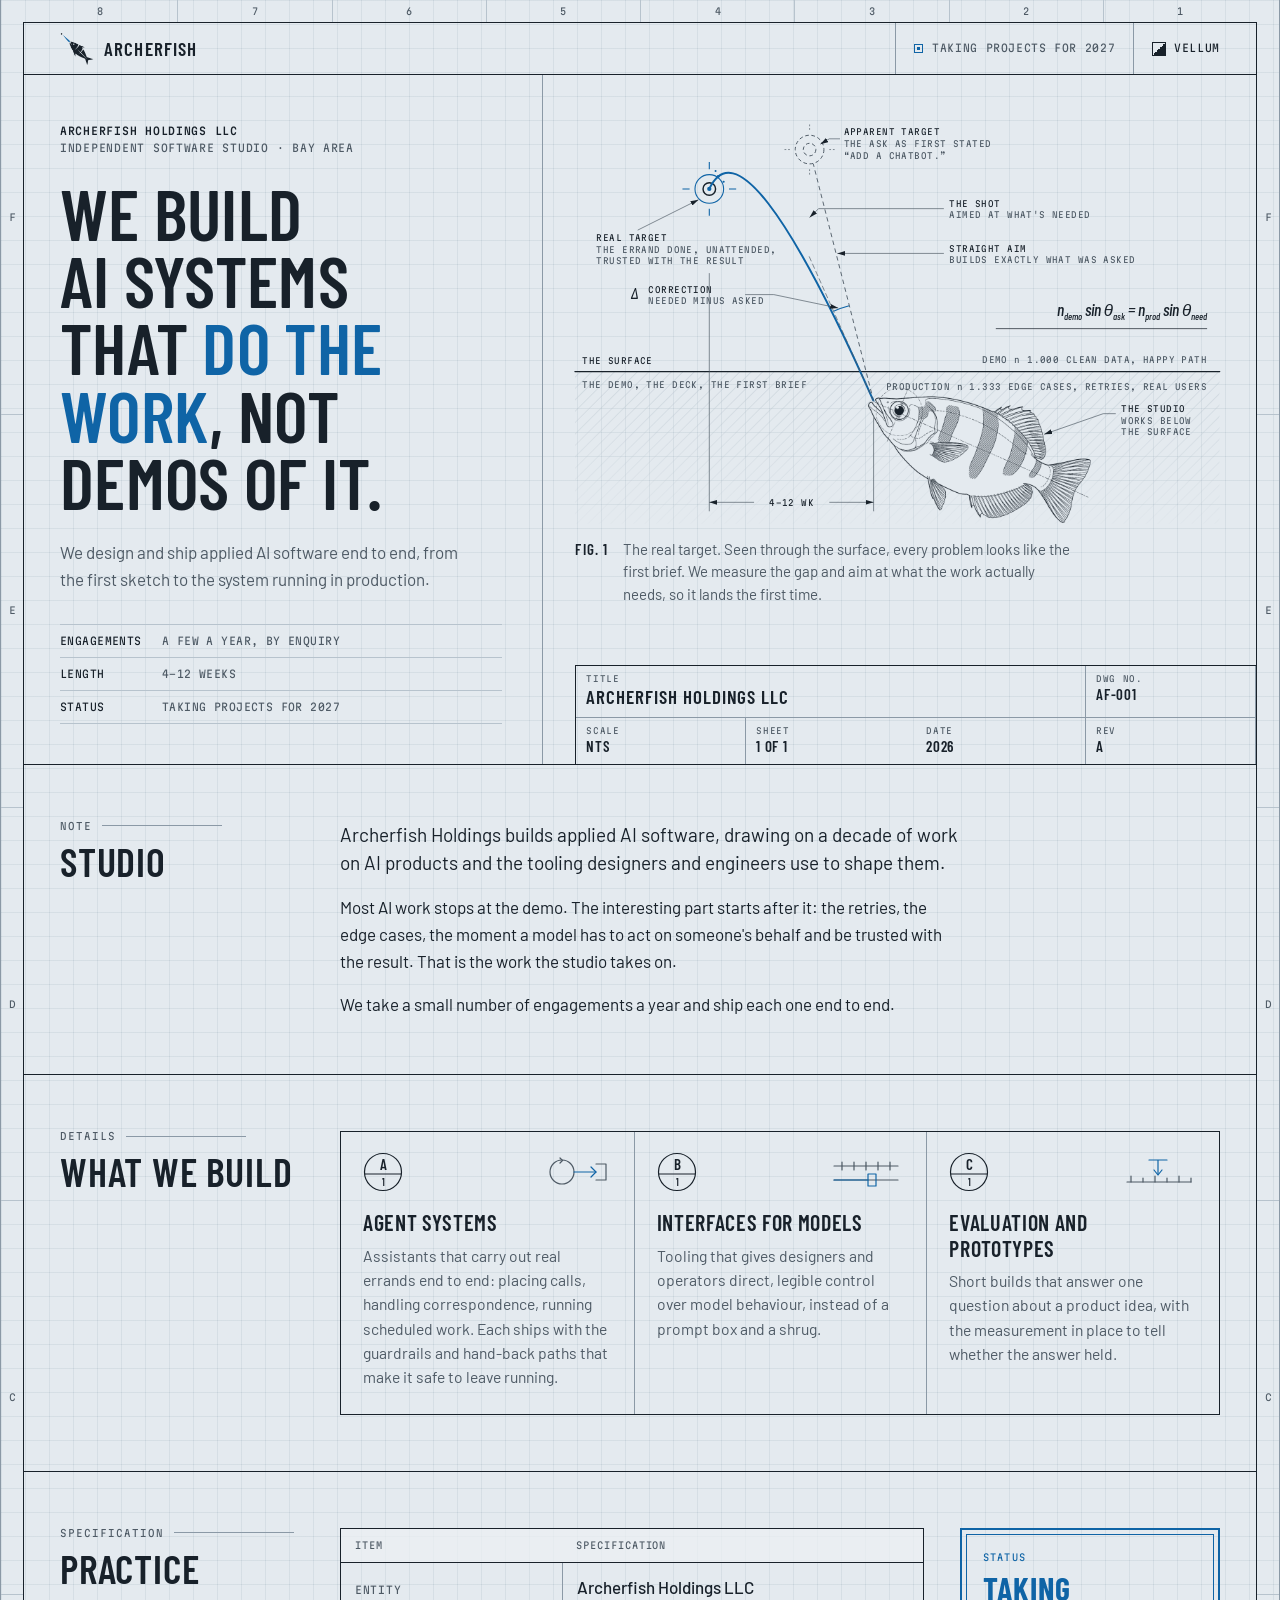
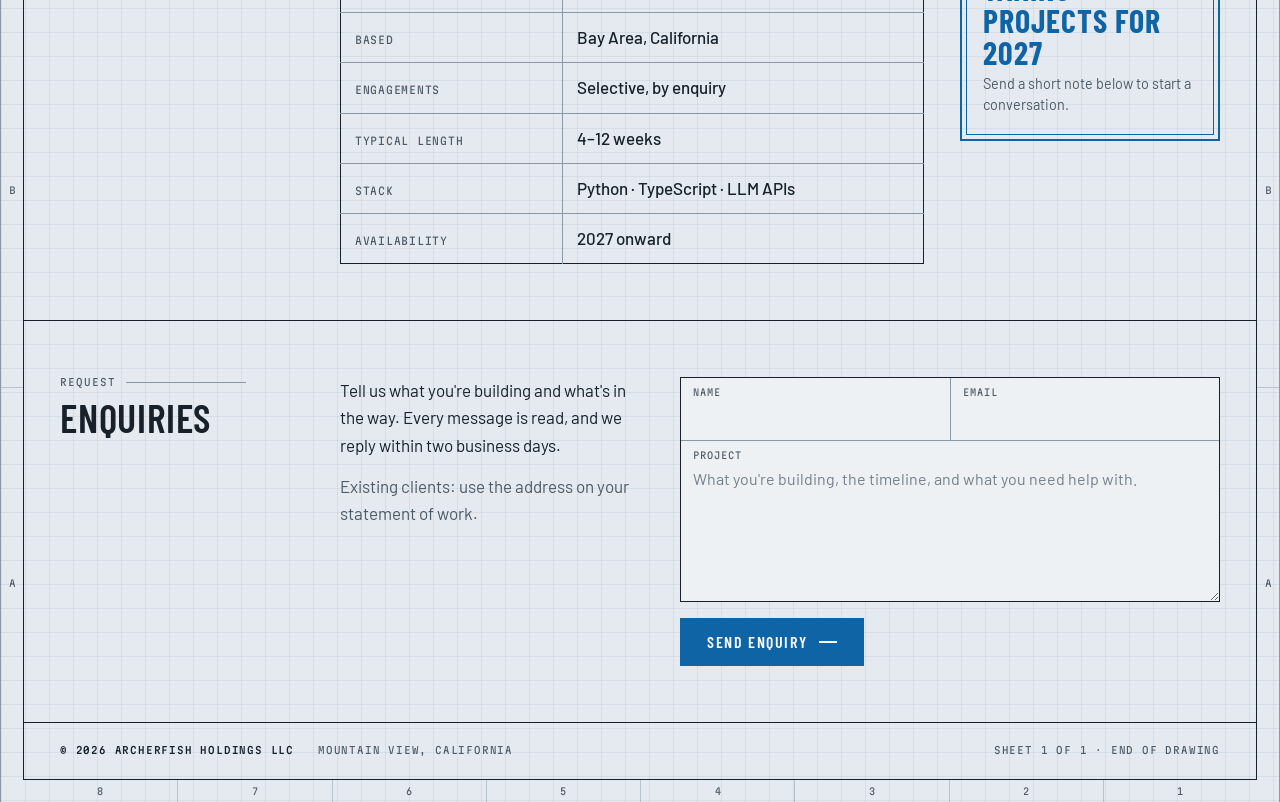
<file: index.html>
<!doctype html>
<html lang="en">
<head>
<meta charset="utf-8">
<meta name="viewport" content="width=device-width,initial-scale=1,viewport-fit=cover">
<title>Archerfish Holdings</title>
<meta name="description" content="Archerfish Holdings LLC, an independent software studio building AI systems that do real work.">
<meta property="og:title" content="Archerfish Holdings">
<meta property="og:description" content="An independent software studio building AI systems that do real work.">
<meta property="og:type" content="website">
<link rel="icon" type="image/png" href="assets/favicon.png">
<link rel="apple-touch-icon" href="assets/apple-touch-icon.png">
<link rel="preconnect" href="https://fonts.googleapis.com">
<link rel="preconnect" href="https://fonts.gstatic.com" crossorigin>
<link rel="stylesheet" href="https://fonts.googleapis.com/css2?family=Barlow+Condensed:wght@400;500;600;700&family=Barlow:wght@400;500;600&family=Martian+Mono:wdth,wght@75..112.5,300..500&display=swap">
<!--
  SETUP: the contact form posts to Formspree. Create a free form at formspree.io,
  then replace FORM_ID below with the id from your endpoint (https://formspree.io/f/FORM_ID).
-->
<style>
:root{
  color-scheme:light;
  /* drafting vellum */
  --desk:#D2DAE1;
  --paper:#E4EAEF;
  --paper-2:#EDF1F4;
  --grid:rgba(38,72,104,.075);
  --ink:#18212A;
  --graphite:#4E5A65;
  --rule:#8B99A6;
  --rule-soft:#B7C3CD;
  --accent:#0F64A6;
  --accent-ink:#FFFFFF;
  --display:"Barlow Condensed","Arial Narrow","Helvetica Neue",Arial,sans-serif;
  --sans:"Barlow","Helvetica Neue",Arial,sans-serif;
  --mono:"Martian Mono",ui-monospace,"SF Mono",Menlo,Consolas,monospace;
  --gutter:16px;
}
@media (prefers-color-scheme:dark){
  :root:not([data-theme="light"]){
    color-scheme:dark;
    /* blueprint */
    --desk:#061B33;
    --paper:#0B2B4F;
    --paper-2:#0E3259;
    --grid:rgba(168,214,255,.075);
    --ink:#E3F2FB;
    --graphite:#9FBBD1;
    --rule:#5E87AC;
    --rule-soft:#2B5378;
    --accent:#8BE3FF;
    --accent-ink:#082544;
  }
}
:root[data-theme="dark"]{
  color-scheme:dark;
  --desk:#061B33;
  --paper:#0B2B4F;
  --paper-2:#0E3259;
  --grid:rgba(168,214,255,.075);
  --ink:#E3F2FB;
  --graphite:#9FBBD1;
  --rule:#5E87AC;
  --rule-soft:#2B5378;
  --accent:#8BE3FF;
  --accent-ink:#082544;
}
:root[data-theme="light"]{
  color-scheme:light;
  --desk:#D2DAE1;
  --paper:#E4EAEF;
  --paper-2:#EDF1F4;
  --grid:rgba(38,72,104,.075);
  --ink:#18212A;
  --graphite:#4E5A65;
  --rule:#8B99A6;
  --rule-soft:#B7C3CD;
  --accent:#0F64A6;
  --accent-ink:#FFFFFF;
}
@media (min-width:760px){:root{--gutter:36px}}

*{box-sizing:border-box}
html,body{margin:0}
body{
  background:var(--desk); color:var(--ink);
  font-family:var(--sans); font-size:17px; line-height:1.6;
  -webkit-font-smoothing:antialiased;
}
a{color:inherit}
:focus-visible{outline:2px dashed var(--accent);outline-offset:3px}
.mono{font-family:var(--mono);font-stretch:87.5%}

/* ---------- sheet ---------- */
.sheet{
  position:relative; max-width:1320px; margin:0 auto;
  background-color:var(--paper);
  background-image:
    linear-gradient(var(--grid) 1px, transparent 1px),
    linear-gradient(90deg, var(--grid) 1px, transparent 1px);
  background-size:24px 24px;
  border-inline:1px solid var(--rule);
}
@media (min-width:1360px){
  .sheet{margin:24px auto;border:1px solid var(--rule)}
}
.zones{
  display:grid; grid-template-columns:repeat(4,1fr);
  height:22px; font:400 9.5px/22px var(--mono); font-stretch:87.5%;
  color:var(--graphite); text-align:center;
}
.zones span{border-left:1px solid var(--rule-soft)}
.zones span:first-child{border-left:0}
.zones span:nth-child(n+5){display:none}
@media (min-width:760px){
  .zones{grid-template-columns:repeat(8,1fr)}
  .zones span:nth-child(n+5){display:block}
}
.side{display:none}
@media (min-width:760px){
  .sheet{padding-inline:22px}
  .side{
    position:absolute; top:22px; bottom:22px; width:22px;
    display:flex; flex-direction:column;
    font:400 9.5px/1 var(--mono); color:var(--graphite);
  }
  .side.l{left:0} .side.r{right:0}
  .side span{flex:1;display:flex;align-items:center;justify-content:center;border-top:1px solid var(--rule-soft)}
  .side span:first-child{border-top:0}
}
.frame{border:1.5px solid var(--ink)}
.wrap{
  padding-left:max(var(--gutter), env(safe-area-inset-left,0px));
  padding-right:max(var(--gutter), env(safe-area-inset-right,0px));
}

/* ---------- top strip ---------- */
.strip{
  display:flex; align-items:stretch; justify-content:space-between;
  border-bottom:1px solid var(--ink); min-height:52px;
}
.wordmark{
  display:flex; align-items:center; gap:10px; text-decoration:none;
  font:600 19px/1 var(--display); letter-spacing:.06em; text-transform:uppercase;
}
.wordmark svg{flex:none;display:block}
.strip-r{display:flex;align-items:stretch}
.status{
  display:none; align-items:center; gap:9px; padding:0 18px;
  border-left:1px solid var(--rule);
  font:400 10.5px/1 var(--mono); font-stretch:87.5%; letter-spacing:.06em; text-transform:uppercase; color:var(--graphite);
}
@media (min-width:640px){.status{display:flex}}
.tick{width:9px;height:9px;border:1.5px solid var(--accent);position:relative;flex:none}
.tick::after{content:"";position:absolute;inset:2px;background:var(--accent)}
.themebtn{
  display:flex; align-items:center; gap:8px; min-height:44px; padding:0 0 0 18px;
  background:transparent; color:var(--ink); border:0; border-left:1px solid var(--rule);
  font:400 10.5px/1 var(--mono); font-stretch:87.5%; letter-spacing:.06em; text-transform:uppercase; cursor:pointer;
}
.themebtn .sw{width:14px;height:14px;border:1.5px solid currentColor;background:linear-gradient(135deg,var(--paper) 50%,var(--ink) 50%)}
.themebtn:hover{color:var(--accent)}

/* ---------- hero ---------- */
.hero{display:grid;grid-template-columns:minmax(0,1fr);gap:28px;padding-block:36px 0}
@media (min-width:1000px){
  .hero{grid-template-columns:minmax(0,5fr) minmax(0,7fr);gap:0;padding-block:0}
  .hero-copy{padding:48px 40px 40px 0;border-right:1px solid var(--rule);display:flex;flex-direction:column}
  .hero-fig{padding:28px 0 0 32px;display:flex;flex-direction:column}
}
.eyebrow{
  margin:0 0 22px; font:400 10.5px/1.6 var(--mono); font-stretch:87.5%; letter-spacing:.07em;
  text-transform:uppercase; color:var(--graphite);
}
.eyebrow b{font-weight:500;color:var(--ink)}
h1{
  margin:0; font-family:var(--display); font-weight:600; text-transform:uppercase;
  font-size:clamp(2.7rem,5.6vw,4.85rem); line-height:.94; letter-spacing:.004em;
  text-wrap:balance; max-width:13ch;
}
h1 em{font-style:normal;color:var(--accent)}
.lede{margin:24px 0 0;max-width:42ch;font-size:1.0625rem;color:var(--graphite);line-height:1.55}
.callout{
  margin-top:auto; padding-top:32px;
  font:400 10.5px/1.7 var(--mono); font-stretch:87.5%; letter-spacing:.04em; color:var(--graphite);
  text-transform:uppercase;
}
.callout span{display:block;border-top:1px solid var(--rule-soft);padding:7px 0}
.callout span:last-child{border-bottom:1px solid var(--rule-soft)}
.callout i{font-style:normal;color:var(--ink);display:inline-block;min-width:13.5ch}

/* figure */
.fig{margin:0 0 24px}
.hero-fig{display:flex;flex-direction:column;min-width:0}
.fig svg{display:block;width:100%;height:auto;max-height:470px;color:var(--ink);overflow:visible}
.fig .obj{fill:none;stroke:var(--ink);stroke-width:1.6;stroke-linejoin:round;stroke-linecap:round}
.fig .objf{fill:var(--paper);stroke:var(--ink);stroke-width:1.6;stroke-linejoin:round}
.fig .thin{fill:none;stroke:var(--ink);stroke-width:.8}
.fig .hid{fill:var(--paper);stroke:var(--graphite);stroke-width:1.1;stroke-dasharray:4 3}
.fig .ctr{fill:none;stroke:var(--graphite);stroke-width:.8;stroke-dasharray:14 3 2 3}
.fig .ray{fill:none;stroke:var(--ink);stroke-width:1}
.fig .ext{fill:none;stroke:var(--graphite);stroke-width:1;stroke-dasharray:5 4}
.fig .dim{fill:none;stroke:var(--graphite);stroke-width:.75}
.fig .lead{fill:none;stroke:var(--graphite);stroke-width:.75}
.fig .jet{fill:none;stroke:var(--accent);stroke-width:2.2;stroke-linecap:round}
.fig .acc{fill:none;stroke:var(--accent);stroke-width:1.2}
.fig .accf{fill:var(--accent)}
.fig .inkf{fill:var(--ink)}
.fig .hatch{stroke:var(--rule-soft);stroke-width:1}
.fig .t{font-family:var(--mono);font-stretch:87.5%;font-size:9.5px;letter-spacing:.05em;fill:var(--graphite)}
.fig .t.k{fill:var(--ink)}
.fig .v{font-family:var(--display);font-style:italic;font-weight:500;font-size:16px;fill:var(--ink)}
.fig .eq{font-family:var(--display);font-style:italic;font-weight:500;font-size:19px;fill:var(--ink)}
.fig .bg{fill:var(--paper)}
@media (max-width:640px){
  .fig .t{font-size:19px}
  .fig .v{font-size:25px}
  .fig .wide,.fig .sub{display:none}
}
.figcap{
  display:flex; gap:14px; align-items:baseline; margin:14px 0 0;
  font-size:.9375rem; color:var(--graphite); line-height:1.5; max-width:62ch;
}
.figcap b{font:600 15px/1 var(--display);letter-spacing:.08em;text-transform:uppercase;color:var(--ink);white-space:nowrap}

/* title block */
.tblock{
  display:grid; grid-template-columns:repeat(4,minmax(0,1fr));
  margin:auto calc(-1 * max(var(--gutter), env(safe-area-inset-right,0px))) 0 0;
  border-top:1.5px solid var(--ink); border-left:1.5px solid var(--ink);
}
@media (max-width:999px){
  .tblock{margin-left:calc(-1 * max(var(--gutter), env(safe-area-inset-left,0px)));border-left:0}
}
.tblock div{padding:7px 10px 8px;border-right:1px solid var(--rule);border-bottom:1px solid var(--rule);min-width:0}
.tblock div:nth-child(4n){border-right:0}
.tblock .ttl{grid-column:span 3}
.tblock div:nth-last-child(-n+4){border-bottom:0}
.tblock small{display:block;font:400 8.5px/1.4 var(--mono);font-stretch:87.5%;letter-spacing:.08em;text-transform:uppercase;color:var(--graphite)}
.tblock strong{display:block;font:600 15px/1.25 var(--display);letter-spacing:.05em;text-transform:uppercase;overflow-wrap:anywhere}
.tblock .ttl strong{font-size:19px}
@media (max-width:480px){
  .tblock{grid-template-columns:repeat(2,minmax(0,1fr))}
  .tblock .ttl{grid-column:span 2}
  .tblock div,.tblock div:nth-child(4n),.tblock div:nth-last-child(-n+4){border-right:1px solid var(--rule);border-bottom:1px solid var(--rule)}
  .tblock div:nth-child(odd){border-right:0}
  .tblock div:last-child{grid-column:span 2;border-right:0;border-bottom:0}
}

/* ---------- notes ---------- */
.note{display:grid;grid-template-columns:minmax(0,1fr);gap:22px;padding-block:44px;border-top:1.5px solid var(--ink)}
@media (min-width:900px){.note{grid-template-columns:240px minmax(0,1fr);gap:40px;padding-block:56px}}
.note-head{display:flex;flex-direction:column;gap:10px}
.note-head .kicker{font:400 10px/1 var(--mono);font-stretch:87.5%;letter-spacing:.1em;text-transform:uppercase;color:var(--graphite);display:flex;align-items:center;gap:10px}
.note-head .kicker::after{content:"";flex:1;max-width:120px;border-top:1px solid var(--rule)}
h2{margin:0;font:600 clamp(1.9rem,3.4vw,2.5rem)/1 var(--display);text-transform:uppercase;letter-spacing:.02em}
.prose{max-width:62ch;display:flex;flex-direction:column;gap:16px}
.prose p{margin:0;font-size:1.0625rem}
.prose p:first-child{font-size:1.1875rem;line-height:1.5}

/* details */
.details{display:grid;gap:0;border:1px solid var(--ink)}
@media (min-width:760px){.details{grid-template-columns:repeat(3,minmax(0,1fr))}}
.detail{position:relative;padding:20px 22px 24px;border-top:1px solid var(--rule)}
.detail:first-child{border-top:0}
@media (min-width:760px){
  .detail{border-top:0;border-left:1px solid var(--rule)}
  .detail:first-child{border-left:0}
}
.detail-top{display:flex;align-items:center;justify-content:space-between;margin-bottom:18px}
.bubble{width:40px;height:40px;flex:none}
.bubble circle,.bubble line{fill:none;stroke:var(--ink);stroke-width:1.2}
.bubble text{fill:var(--ink);font-family:var(--display);font-weight:600;text-anchor:middle}
.glyph{width:76px;height:40px;flex:none;color:var(--graphite)}
.glyph *{fill:none;stroke:currentColor;stroke-width:1.2;stroke-linecap:round;stroke-linejoin:round}
.glyph .a{stroke:var(--accent)}
.detail h3{margin:0 0 8px;font:600 1.375rem/1.15 var(--display);text-transform:uppercase;letter-spacing:.03em}
.detail p{margin:0;color:var(--graphite);font-size:.98rem;line-height:1.55}

/* spec table */
.spec-wrap{display:grid;grid-template-columns:minmax(0,1fr);gap:28px;align-items:start}
@media (min-width:1080px){.spec-wrap{grid-template-columns:minmax(0,1fr) 260px;gap:36px}}
table{width:100%;border-collapse:collapse;border:1px solid var(--ink)}
caption{text-align:left;caption-side:top;padding:0 0 8px;font:400 10px/1 var(--mono);font-stretch:87.5%;letter-spacing:.1em;text-transform:uppercase;color:var(--graphite)}
th,td{padding:11px 14px;border-bottom:1px solid var(--rule);text-align:left;vertical-align:baseline}
thead th{font:400 9.5px/1.2 var(--mono);font-stretch:87.5%;letter-spacing:.1em;text-transform:uppercase;color:var(--graphite);border-bottom:1px solid var(--ink);background:color-mix(in srgb,var(--paper-2) 70%,transparent)}
tbody th{width:38%;font:400 10.5px/1.6 var(--mono);font-stretch:87.5%;letter-spacing:.07em;text-transform:uppercase;color:var(--graphite);border-right:1px solid var(--rule)}
tbody td{font-weight:500}
tbody tr:last-child th,tbody tr:last-child td{border-bottom:0}
.stamp{
  border:2px solid var(--accent); padding:4px;
}
.stamp div{border:1px solid var(--accent);padding:16px 16px 18px;color:var(--accent)}
.stamp small{display:block;font:400 9.5px/1.4 var(--mono);font-stretch:87.5%;letter-spacing:.12em;text-transform:uppercase}
.stamp strong{display:block;margin:8px 0 6px;font:700 2rem/1 var(--display);letter-spacing:.03em;text-transform:uppercase}
.stamp p{margin:0;color:var(--graphite);font-size:.9rem;line-height:1.45}

/* form */
.contact{display:grid;grid-template-columns:minmax(0,1fr);gap:28px}
@media (min-width:1080px){.contact{grid-template-columns:minmax(0,300px) minmax(0,1fr);gap:40px}}
.contact-copy p{margin:0 0 14px;color:var(--graphite);max-width:40ch}
.contact-copy p:first-child{color:var(--ink)}
form{display:grid;gap:0}
.cells{display:grid;border:1px solid var(--ink);background:var(--paper-2)}
.cells .r2{display:grid}
@media (min-width:560px){.cells .r2{grid-template-columns:1fr 1fr}.cells .r2 .field+.field{border-left:1px solid var(--rule)}}
.field{display:grid;border-bottom:1px solid var(--rule);position:relative}
.cells>.field:last-of-type{border-bottom:0}
.r2 .field{border-bottom:1px solid var(--rule)}
@media (max-width:559px){.r2 .field+.field{border-top:0}}
label{
  display:block; padding:9px 12px 0;
  font:400 9.5px/1.2 var(--mono); font-stretch:87.5%; letter-spacing:.1em; text-transform:uppercase; color:var(--graphite);
}
input,textarea{
  font:400 1rem/1.5 var(--sans); color:var(--ink); background:transparent;
  border:0; border-radius:0; padding:6px 12px 11px; width:100%;
}
input:focus-visible,textarea:focus-visible{outline:none}
.field:focus-within{box-shadow:inset 0 0 0 2px var(--accent)}
.field:focus-within label{color:var(--accent)}
textarea{resize:vertical;min-height:140px}
textarea::placeholder{color:var(--graphite);opacity:.75}
.form-foot{display:flex;flex-wrap:wrap;align-items:center;gap:12px 18px;margin-top:16px}
button[type=submit]{
  font:600 1rem/1 var(--display); letter-spacing:.1em; text-transform:uppercase;
  background:var(--accent); color:var(--accent-ink); border:1.5px solid var(--accent); border-radius:0;
  padding:0 26px; min-height:48px; cursor:pointer; display:inline-flex; align-items:center; gap:12px;
  transition:background 120ms ease-out,color 120ms ease-out;
}
button[type=submit]::after{content:"";width:18px;height:1.5px;background:currentColor;box-shadow:0 0 0 0 currentColor;clip-path:none}
button[type=submit]:hover{background:transparent;color:var(--accent)}
button[type=submit][disabled]{opacity:.55;cursor:default}
.hp{position:absolute;left:-9999px;width:1px;height:1px;overflow:hidden}
.formnote{font:400 .875rem/1.5 var(--sans);color:var(--graphite);margin:0}
.formnote[data-state="error"]{color:var(--ink)}
.formnote[data-state="error"]::before{content:"\25B3  ";color:var(--accent)}
.sent{border:1px solid var(--ink);background:var(--paper-2);padding:20px 22px;border-left:4px solid var(--accent)}
.sent h3{margin:0 0 6px;font:600 1.25rem/1.2 var(--display);letter-spacing:.04em;text-transform:uppercase}
.sent p{margin:0;color:var(--graphite);font-size:.9375rem}

/* footer */
footer{border-top:1.5px solid var(--ink)}
footer .wrap{display:flex;flex-wrap:wrap;gap:6px 24px;align-items:center;min-height:56px;padding-block:12px}
.legal{font:400 10px/1.5 var(--mono);font-stretch:87.5%;letter-spacing:.08em;text-transform:uppercase;color:var(--graphite)}
.legal b{font-weight:500;color:var(--ink)}
footer .end{margin-left:auto}

@media (prefers-reduced-motion:reduce){*{transition:none!important;animation:none!important}}
</style>
</head>
<body>

<div class="sheet">
  <div class="zones" aria-hidden="true"><span>8</span><span>7</span><span>6</span><span>5</span><span>4</span><span>3</span><span>2</span><span>1</span></div>
  <div class="side l" aria-hidden="true"><span>F</span><span>E</span><span>D</span><span>C</span><span>B</span><span>A</span></div>
  <div class="side r" aria-hidden="true"><span>F</span><span>E</span><span>D</span><span>C</span><span>B</span><span>A</span></div>

  <div class="frame">

    <header class="strip wrap">
      <a class="wordmark" href="#top">
        <svg width="34" height="34" viewBox="0 0 256 256" aria-hidden="true">
          <mask id="logoInk"><image href="assets/logo-ink.png" width="256" height="256"/></mask>
          <mask id="logoJet"><image href="assets/logo-jet.png" width="256" height="256"/></mask>
          <rect width="256" height="256" fill="currentColor" mask="url(#logoInk)"/>
          <rect width="256" height="256" fill="var(--accent)" mask="url(#logoJet)"/>
        </svg>
        Archerfish
      </a>
      <div class="strip-r">
        <span class="status"><span class="tick" aria-hidden="true"></span>Taking projects for 2027</span>
        <button class="themebtn" type="button" id="theme" aria-label="Switch colour theme"><span class="sw" aria-hidden="true"></span><span id="theme-label">Theme</span></button>
      </div>
    </header>

    <main id="top">

      <div class="hero wrap">
        <div class="hero-copy">
          <p class="eyebrow"><b>Archerfish Holdings LLC</b><br>Independent software studio · Bay Area</p>
          <h1>We build AI systems that <em>do the work</em>, not demos of it.</h1>
          <p class="lede">We design and ship applied AI software end to end, from the first sketch to the system running in production.</p>
          <div class="callout" aria-label="Studio summary">
            <span><i>Engagements</i> A few a year, by enquiry</span>
            <span><i>Length</i> 4–12 weeks</span>
            <span><i>Status</i> Taking projects for 2027</span>
          </div>
        </div>

        <div class="hero-fig">
          <figure class="fig">
            <svg viewBox="0 0 720 470" role="img" aria-labelledby="fig-t fig-d">
              <title id="fig-t">Figure 1: the real target</title>
              <desc id="fig-d">Diagram in the style of an engineering drawing. A horizontal line marks the surface: the demo, the deck and the first brief sit above it. The studio, drawn as an archerfish, works below it. Seen through the surface, the target appears in one place: the apparent target, the ask as first stated. A straight aim at it builds exactly what was asked. The real target sits elsewhere: the errand done unattended and trusted with the result. The studio's shot is an arc aimed at the real target, offset from the straight aim by an angle labelled correction, meaning what is needed minus what was asked. A playful version of Snell's law reads: n demo times sine theta ask equals n production times sine theta need, with production denser than the demo because of edge cases, retries and real users. A dimension along the bottom marks the distance from studio to target as 4 to 12 weeks.</desc>
              <defs>
                <marker id="arw" viewBox="0 0 10 6" refX="10" refY="3" markerWidth="9" markerHeight="5.4" markerUnits="userSpaceOnUse" orient="auto-start-reverse"><path d="M0 0L10 3L0 6z" fill="currentColor"/></marker>
                <pattern id="hatch" width="9" height="9" patternUnits="userSpaceOnUse" patternTransform="rotate(45)"><line x1="0" y1="0" x2="0" y2="9" class="hatch"/></pattern>
                <linearGradient id="fade" x1="0" y1="0" x2="0" y2="1"><stop offset="0" stop-color="#fff" stop-opacity=".9"/><stop offset="1" stop-color="#fff" stop-opacity=".15"/></linearGradient>
                <mask id="watermask"><rect x="0" y="300" width="720" height="170" fill="url(#fade)"/></mask>
              </defs>

              <!-- the surface -->
              <rect x="0" y="300" width="720" height="170" fill="url(#hatch)" mask="url(#watermask)"/>
              <line x1="0" y1="300" x2="720" y2="300" class="obj"/>
              <text x="8" y="292" class="t k">THE SURFACE</text>
              <text x="8" y="318" class="t sub">THE DEMO, THE DECK, THE FIRST BRIEF</text>

              <!-- straight aim at the apparent target -->
              <line x1="333.5" y1="333" x2="266" y2="67.5" class="ext"/>
              <!-- apparent target (hidden line) -->
              <g class="hid">
                <circle cx="262" cy="52" r="16"/>
                <circle cx="262" cy="52" r="7"/>
              </g>
              <path d="M262 30v-6M262 74v6M240 52h-6M284 52h6" class="dim" stroke-dasharray="2 2"/>

              <!-- real target -->
              <g class="acc">
                <circle cx="150" cy="96" r="16"/>
                <path d="M150 74v-8M150 118v8M128 96h-8M172 96h8"/>
              </g>
              <circle cx="150" cy="96" r="7" class="objf"/>
              <circle cx="150" cy="96" r="2.4" class="accf"/>

              <!-- the shot -->
              <path d="M333.5 333Q190 10 150 96" class="jet"/>
              <circle cx="160" cy="82" r="1.6" class="accf"/>
              <circle cx="166" cy="88" r="1.2" class="accf"/>
              <circle cx="157" cy="76" r="1.1" class="accf"/>

              <!-- correction angle -->
              <line x1="333.5" y1="333" x2="260.3" y2="168.6" class="dim" stroke-dasharray="6 3"/>
              <path d="M306.3 226.4A110 110 0 0 0 288.8 232.5" class="acc"/>
              <path d="M190 214H222L294 229" class="lead" marker-end="url(#arw)"/>
              <text x="62" y="219" class="v">Δ</text>
              <text x="82" y="212" class="t k">CORRECTION</text>
              <text x="82" y="225" class="t sub">NEEDED MINUS ASKED</text>

              <!-- dimension: studio to target -->
              <g>
                <path d="M150 190V456M333.5 346V456" class="dim"/>
                <line x1="150" y1="446" x2="200" y2="446" class="dim" marker-start="url(#arw)"/>
                <line x1="284" y1="446" x2="333.5" y2="446" class="dim" marker-end="url(#arw)"/>
                <text x="242" y="450" class="t k" text-anchor="middle">4–12 WK</text>
              </g>

              <!-- the studio: line art drawn by Imgen, painted through masks so it follows the theme -->
              <mask id="fishBody" maskUnits="userSpaceOnUse" x="286.5" y="289.5" width="297.0" height="199.3"><image href="assets/fish-body.png" x="286.5" y="289.5" width="297.0" height="199.3"/></mask>
              <mask id="fishLines" maskUnits="userSpaceOnUse" x="286.5" y="289.5" width="297.0" height="199.3"><image href="assets/fish-lines.png" x="286.5" y="289.5" width="297.0" height="199.3"/></mask>
              <rect x="286.5" y="289.5" width="297.0" height="199.3" class="bg" mask="url(#fishBody)"/>
              <rect x="286.5" y="289.5" width="297.0" height="199.3" class="inkf" mask="url(#fishLines)"/>

              <!-- callouts -->
              <path d="M296 40H284L274 46" class="lead" marker-end="url(#arw)"/>
              <text x="300" y="36" class="t k">APPARENT TARGET</text>
              <text x="300" y="49" class="t sub">THE ASK AS FIRST STATED</text>
              <text x="300" y="62" class="t sub">“ADD A CHATBOT.”</text>

              <path d="M70 142L138 108" class="lead" marker-end="url(#arw)"/>
              <text x="24" y="154" class="t k">REAL TARGET</text>
              <text x="24" y="167" class="t sub">THE ERRAND DONE, UNATTENDED,</text>
              <text x="24" y="180" class="t sub">TRUSTED WITH THE RESULT</text>

              <path d="M412 118H272L262 128" class="lead" marker-end="url(#arw)"/>
              <text x="418" y="116" class="t k">THE SHOT</text>
              <text x="418" y="129" class="t sub">AIMED AT WHAT'S NEEDED</text>

              <path d="M412 168H293" class="lead" marker-end="url(#arw)"/>
              <text x="418" y="166" class="t k">STRAIGHT AIM</text>
              <text x="418" y="179" class="t sub">BUILDS EXACTLY WHAT WAS ASKED</text>

              <path d="M604 347H590L524 370" class="lead" marker-end="url(#arw)"/>
              <text x="610" y="345" class="t k">THE STUDIO</text>
              <text x="610" y="358" class="t sub">WORKS BELOW</text>
              <text x="610" y="371" class="t sub">THE SURFACE</text>

              <!-- the law of the surface -->
              <g class="wide">
                <text x="706" y="238" class="eq" text-anchor="end">n<tspan font-size="11" dy="4">demo</tspan><tspan dy="-4"> sin θ</tspan><tspan font-size="11" dy="4">ask</tspan><tspan dy="-4"> = n</tspan><tspan font-size="11" dy="4">prod</tspan><tspan dy="-4"> sin θ</tspan><tspan font-size="11" dy="4">need</tspan></text>
                <line x1="470" y1="252" x2="706" y2="252" class="thin"/>
                <text x="706" y="290" class="t" text-anchor="end">DEMO   n 1.000   CLEAN DATA, HAPPY PATH</text>
                <text x="706" y="320" class="t" text-anchor="end">PRODUCTION   n 1.333   EDGE CASES, RETRIES, REAL USERS</text>
              </g>
            </svg>
            <figcaption class="figcap"><b>Fig. 1</b><span>The real target. Seen through the surface, every problem looks like the first brief. We measure the gap and aim at what the work actually needs, so it lands the first time.</span></figcaption>
          </figure>

          <div class="tblock" aria-label="Drawing title block">
            <div class="ttl"><small>Title</small><strong>Archerfish Holdings LLC</strong></div>
            <div><small>Dwg no.</small><strong>AF-001</strong></div>
            <div><small>Scale</small><strong>NTS</strong></div>
            <div><small>Sheet</small><strong>1 of 1</strong></div>
            <div><small>Date</small><strong id="tb-yr">2026</strong></div>
            <div><small>Rev</small><strong>A</strong></div>
          </div>
        </div>
      </div>

      <section class="note wrap" id="studio" aria-labelledby="h-studio">
        <div class="note-head"><span class="kicker">Note</span><h2 id="h-studio">Studio</h2></div>
        <div class="prose">
          <p>Archerfish Holdings builds applied AI software, drawing on a decade of work on AI products and the tooling designers and engineers use to shape them.</p>
          <p>Most AI work stops at the demo. The interesting part starts after it: the retries, the edge cases, the moment a model has to act on someone's behalf and be trusted with the result. That is the work the studio takes on.</p>
          <p>We take a small number of engagements a year and ship each one end to end.</p>
        </div>
      </section>

      <section class="note wrap" id="work" aria-labelledby="h-work">
        <div class="note-head"><span class="kicker">Details</span><h2 id="h-work">What we build</h2></div>
        <div class="details">
          <article class="detail">
            <div class="detail-top">
              <svg class="bubble" viewBox="0 0 40 40" aria-hidden="true"><circle cx="20" cy="20" r="18.5"/><line x1="1.5" y1="22" x2="38.5" y2="22"/><text x="20" y="18" font-size="15">A</text><text x="20" y="34" font-size="10">1</text></svg>
              <svg class="glyph" viewBox="0 0 76 40" aria-hidden="true"><path d="M14 20a12 12 0 1 1 24 0 12 12 0 0 1-24 0" /><path class="a" d="M38 20h22"/><path class="a" d="M55 15l5 5-5 5"/><path d="M60 12h10v16H60" /><path d="M24 6l2.5 2.5L24 11"/></svg>
            </div>
            <h3>Agent systems</h3>
            <p>Assistants that carry out real errands end to end: placing calls, handling correspondence, running scheduled work. Each ships with the guardrails and hand-back paths that make it safe to leave running.</p>
          </article>
          <article class="detail">
            <div class="detail-top">
              <svg class="bubble" viewBox="0 0 40 40" aria-hidden="true"><circle cx="20" cy="20" r="18.5"/><line x1="1.5" y1="22" x2="38.5" y2="22"/><text x="20" y="18" font-size="15">B</text><text x="20" y="34" font-size="10">1</text></svg>
              <svg class="glyph" viewBox="0 0 76 40" aria-hidden="true"><path d="M6 14h64M6 28h64"/><path d="M14 10v8M26 10v8M38 10v8M50 10v8M62 10v8" stroke-width=".8"/><rect class="a" x="40" y="22" width="8" height="12"/><path d="M6 28h34" class="a"/></svg>
            </div>
            <h3>Interfaces for models</h3>
            <p>Tooling that gives designers and operators direct, legible control over model behaviour, instead of a prompt box and a shrug.</p>
          </article>
          <article class="detail">
            <div class="detail-top">
              <svg class="bubble" viewBox="0 0 40 40" aria-hidden="true"><circle cx="20" cy="20" r="18.5"/><line x1="1.5" y1="22" x2="38.5" y2="22"/><text x="20" y="18" font-size="15">C</text><text x="20" y="34" font-size="10">1</text></svg>
              <svg class="glyph" viewBox="0 0 76 40" aria-hidden="true"><path d="M6 30h64"/><path d="M10 30v-6M22 30v-4M34 30v-6M46 30v-4M58 30v-6M70 30v-4" stroke-width=".8"/><path d="M28 8h18M37 8v14" class="a"/><path d="M33 18l4 5 4-5" class="a"/></svg>
            </div>
            <h3>Evaluation and prototypes</h3>
            <p>Short builds that answer one question about a product idea, with the measurement in place to tell whether the answer held.</p>
          </article>
        </div>
      </section>

      <section class="note wrap" id="practice" aria-labelledby="h-practice">
        <div class="note-head"><span class="kicker">Specification</span><h2 id="h-practice">Practice</h2></div>
        <div class="spec-wrap">
          <table>
            <thead><tr><th scope="col">Item</th><th scope="col">Specification</th></tr></thead>
            <tbody>
              <tr><th scope="row">Entity</th><td>Archerfish Holdings LLC</td></tr>
              <tr><th scope="row">Based</th><td>Bay Area, California</td></tr>
              <tr><th scope="row">Engagements</th><td>Selective, by enquiry</td></tr>
              <tr><th scope="row">Typical length</th><td>4–12 weeks</td></tr>
              <tr><th scope="row">Stack</th><td>Python · TypeScript · LLM APIs</td></tr>
              <tr><th scope="row">Availability</th><td>2027 onward</td></tr>
            </tbody>
          </table>
          <div class="stamp">
            <div>
              <small>Status</small>
              <strong>Taking projects for 2027</strong>
              <p>Send a short note below to start a conversation.</p>
            </div>
          </div>
        </div>
      </section>

      <section class="note wrap" id="contact" aria-labelledby="h-contact">
        <div class="note-head"><span class="kicker">Request</span><h2 id="h-contact">Enquiries</h2></div>
        <div class="contact">
          <div class="contact-copy">
            <p>Tell us what you're building and what's in the way. Every message is read, and we reply within two business days.</p>
            <p>Existing clients: use the address on your statement of work.</p>
          </div>
          <div id="formwrap">
            <form id="contact-form" action="https://formspree.io/f/FORM_ID" method="POST" novalidate>
              <div class="cells">
                <div class="r2">
                  <div class="field">
                    <label for="name">Name</label>
                    <input id="name" name="name" type="text" autocomplete="name" required>
                  </div>
                  <div class="field">
                    <label for="email">Email</label>
                    <input id="email" name="email" type="email" autocomplete="email" required>
                  </div>
                </div>
                <div class="field">
                  <label for="message">Project</label>
                  <textarea id="message" name="message" required placeholder="What you're building, the timeline, and what you need help with."></textarea>
                </div>
              </div>
              <div class="hp" aria-hidden="true">
                <label for="company">Company</label>
                <input id="company" name="_gotcha" type="text" tabindex="-1" autocomplete="off">
              </div>
              <div class="form-foot">
                <button type="submit" id="submit">Send enquiry</button>
                <p class="formnote" id="formnote" role="status" aria-live="polite"></p>
              </div>
            </form>
          </div>
        </div>
      </section>
    </main>

    <footer>
      <div class="wrap">
        <span class="legal"><b>© <span id="yr">2026</span> Archerfish Holdings LLC</b></span>
        <span class="legal">Mountain View, California</span>
        <span class="legal end">Sheet 1 of 1 · End of drawing</span>
      </div>
    </footer>
  </div>

  <div class="zones" aria-hidden="true"><span>8</span><span>7</span><span>6</span><span>5</span><span>4</span><span>3</span><span>2</span><span>1</span></div>
</div>

<script>
(function(){
  var y = new Date().getFullYear();
  document.getElementById('yr').textContent = y;
  document.getElementById('tb-yr').textContent = y;

  // theme toggle: system -> opposite of what's showing, remembered per browser
  var root = document.documentElement;
  var label = document.getElementById('theme-label');
  function isDark(){
    return root.getAttribute('data-theme')
      ? root.getAttribute('data-theme') === 'dark'
      : window.matchMedia('(prefers-color-scheme: dark)').matches;
  }
  function paint(){ label.textContent = isDark() ? 'Blueprint' : 'Vellum'; }
  try{ var saved = localStorage.getItem('af-theme'); if(saved){ root.setAttribute('data-theme', saved); } }catch(e){}
  paint();
  try{ window.matchMedia('(prefers-color-scheme: dark)').addEventListener('change', paint); }catch(e){}
  document.getElementById('theme').addEventListener('click', function(){
    var next = isDark() ? 'light' : 'dark';
    root.setAttribute('data-theme', next);
    try{ localStorage.setItem('af-theme', next); }catch(e){}
    paint();
  });

  // contact form
  var form = document.getElementById('contact-form');
  var note = document.getElementById('formnote');
  var btn  = document.getElementById('submit');

  function fail(msg){
    note.textContent = msg;
    note.setAttribute('data-state','error');
    btn.disabled = false;
    btn.textContent = 'Send enquiry';
  }

  form.addEventListener('submit', function(ev){
    ev.preventDefault();
    note.removeAttribute('data-state');
    note.textContent = '';

    if(!form.name.value.trim() || !form.message.value.trim()){
      return fail('Please add your name and a short note.');
    }
    if(!/^[^\s@]+@[^\s@]+\.[^\s@]+$/.test(form.email.value.trim())){
      return fail('That email address looks incomplete.');
    }
    if(form.action.indexOf('FORM_ID') !== -1){
      return fail('The form endpoint is not set up yet.');
    }

    btn.disabled = true;
    btn.textContent = 'Sending…';

    fetch(form.action, {
      method: 'POST',
      body: new FormData(form),
      headers: { 'Accept': 'application/json' }
    }).then(function(res){
      if(!res.ok) throw new Error('bad status');
      document.getElementById('formwrap').innerHTML =
        '<div class="sent"><h3>Message sent</h3><p>Thanks. We\'ll reply within two business days.</p></div>';
    }).catch(function(){
      fail('That didn\'t send. Please try again in a moment.');
    });
  });
})();
</script>
</body>
</html>
</file>
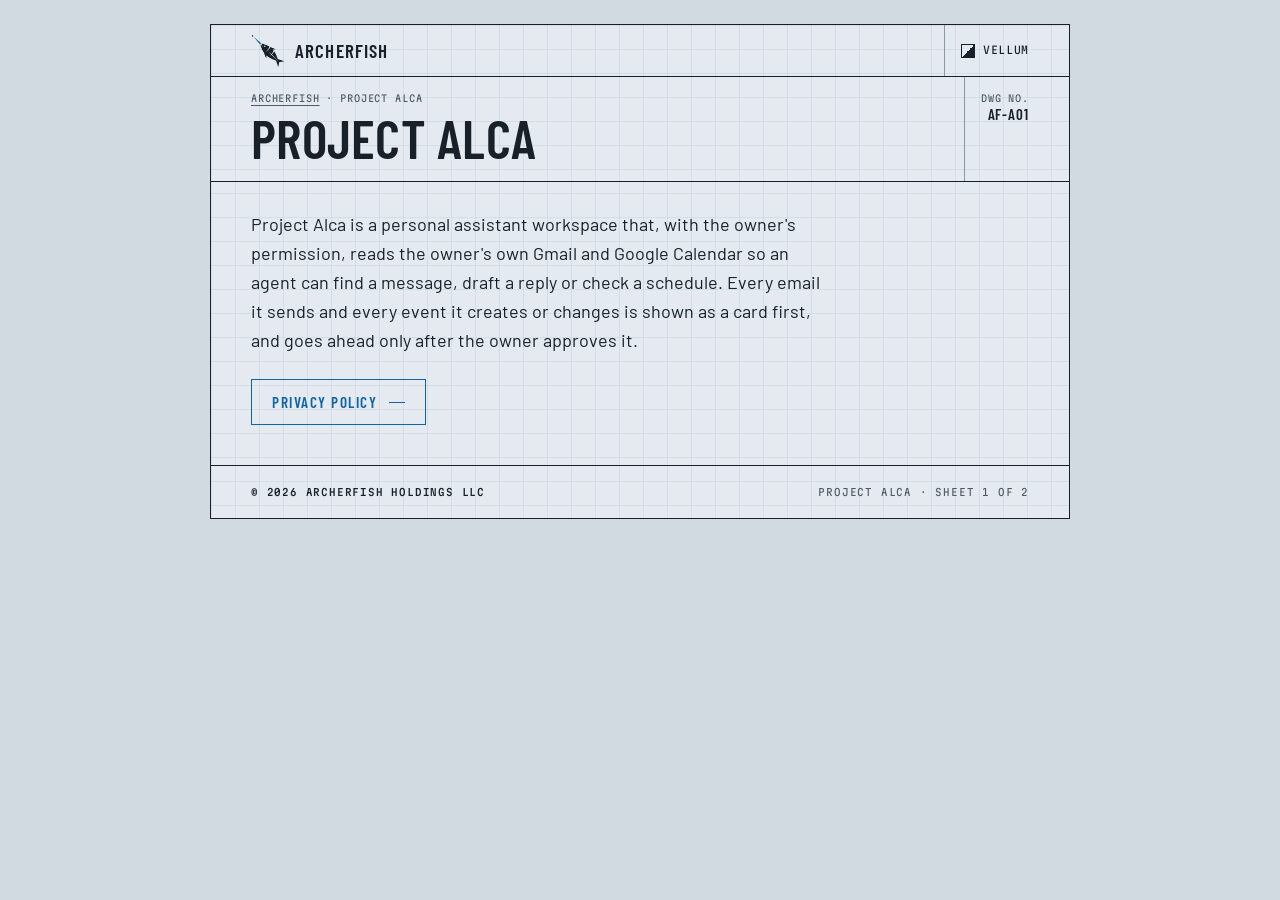
<file: alca/index.html>
<!doctype html>
<html lang="en">
<head>
<meta charset="utf-8">
<meta name="viewport" content="width=device-width,initial-scale=1,viewport-fit=cover">
<title>Project Alca · Archerfish</title>
<meta name="description" content="Project Alca is a personal assistant workspace.">
<link rel="icon" type="image/png" href="../assets/favicon.png">
<link rel="apple-touch-icon" href="../assets/apple-touch-icon.png">
<link rel="preconnect" href="https://fonts.googleapis.com">
<link rel="preconnect" href="https://fonts.gstatic.com" crossorigin>
<link rel="stylesheet" href="https://fonts.googleapis.com/css2?family=Barlow+Condensed:wght@500;600&family=Barlow:wght@400;500;600&family=Martian+Mono:wdth,wght@75..112.5,400..500&display=swap">
<link rel="stylesheet" href="../assets/doc.css">
<script>try{var t=localStorage.getItem('af-theme');if(t)document.documentElement.setAttribute('data-theme',t)}catch(e){}</script>
</head>
<body>
<div class="sheet">
  <header class="strip wrap">
    <a class="wordmark" href="/">
      <svg width="34" height="34" viewBox="0 0 256 256" aria-hidden="true">
        <mask id="logoInk"><image href="../assets/logo-ink.png" width="256" height="256"/></mask>
        <mask id="logoJet"><image href="../assets/logo-jet.png" width="256" height="256"/></mask>
        <rect width="256" height="256" fill="currentColor" mask="url(#logoInk)"/>
        <rect width="256" height="256" fill="var(--accent)" mask="url(#logoJet)"/>
      </svg>
      Archerfish
    </a>
    <button class="themebtn" type="button" id="theme" aria-label="Switch colour theme"><span class="sw" aria-hidden="true"></span><span id="theme-label">Theme</span></button>
  </header>

  <main>
    <div class="tb wrap">
      <div>
        <span class="crumbs"><a href="/">Archerfish</a> · Project Alca</span>
        <h1>Project Alca</h1>
      </div>
      <div class="no"><small>Dwg no.</small><strong>AF-A01</strong></div>
    </div>

    <div class="doc wrap">
      <p class="lead">Project Alca is a personal assistant workspace that, with the owner's permission, reads the owner's own Gmail and Google Calendar so an agent can find a message, draft a reply or check a schedule. Every email it sends and every event it creates or changes is shown as a card first, and goes ahead only after the owner approves it.</p>
      <div class="links"><a class="btn" href="/alca/privacy/">Privacy policy</a></div>
    </div>
  </main>

  <footer>
    <div class="wrap">
      <span class="legal"><b>© 2026 Archerfish Holdings LLC</b></span>
      <span class="legal end">Project Alca · Sheet 1 of 2</span>
    </div>
  </footer>
</div>
<script>
(function(){
  var root = document.documentElement, label = document.getElementById('theme-label');
  function isDark(){ var t = root.getAttribute('data-theme'); return t ? t === 'dark' : matchMedia('(prefers-color-scheme: dark)').matches; }
  function paint(){ label.textContent = isDark() ? 'Blueprint' : 'Vellum'; }
  paint();
  try{ matchMedia('(prefers-color-scheme: dark)').addEventListener('change', paint); }catch(e){}
  document.getElementById('theme').addEventListener('click', function(){
    var next = isDark() ? 'light' : 'dark';
    root.setAttribute('data-theme', next); paint();
    try{ localStorage.setItem('af-theme', next); }catch(e){}
  });
})();
</script>
</body>
</html>
</file>
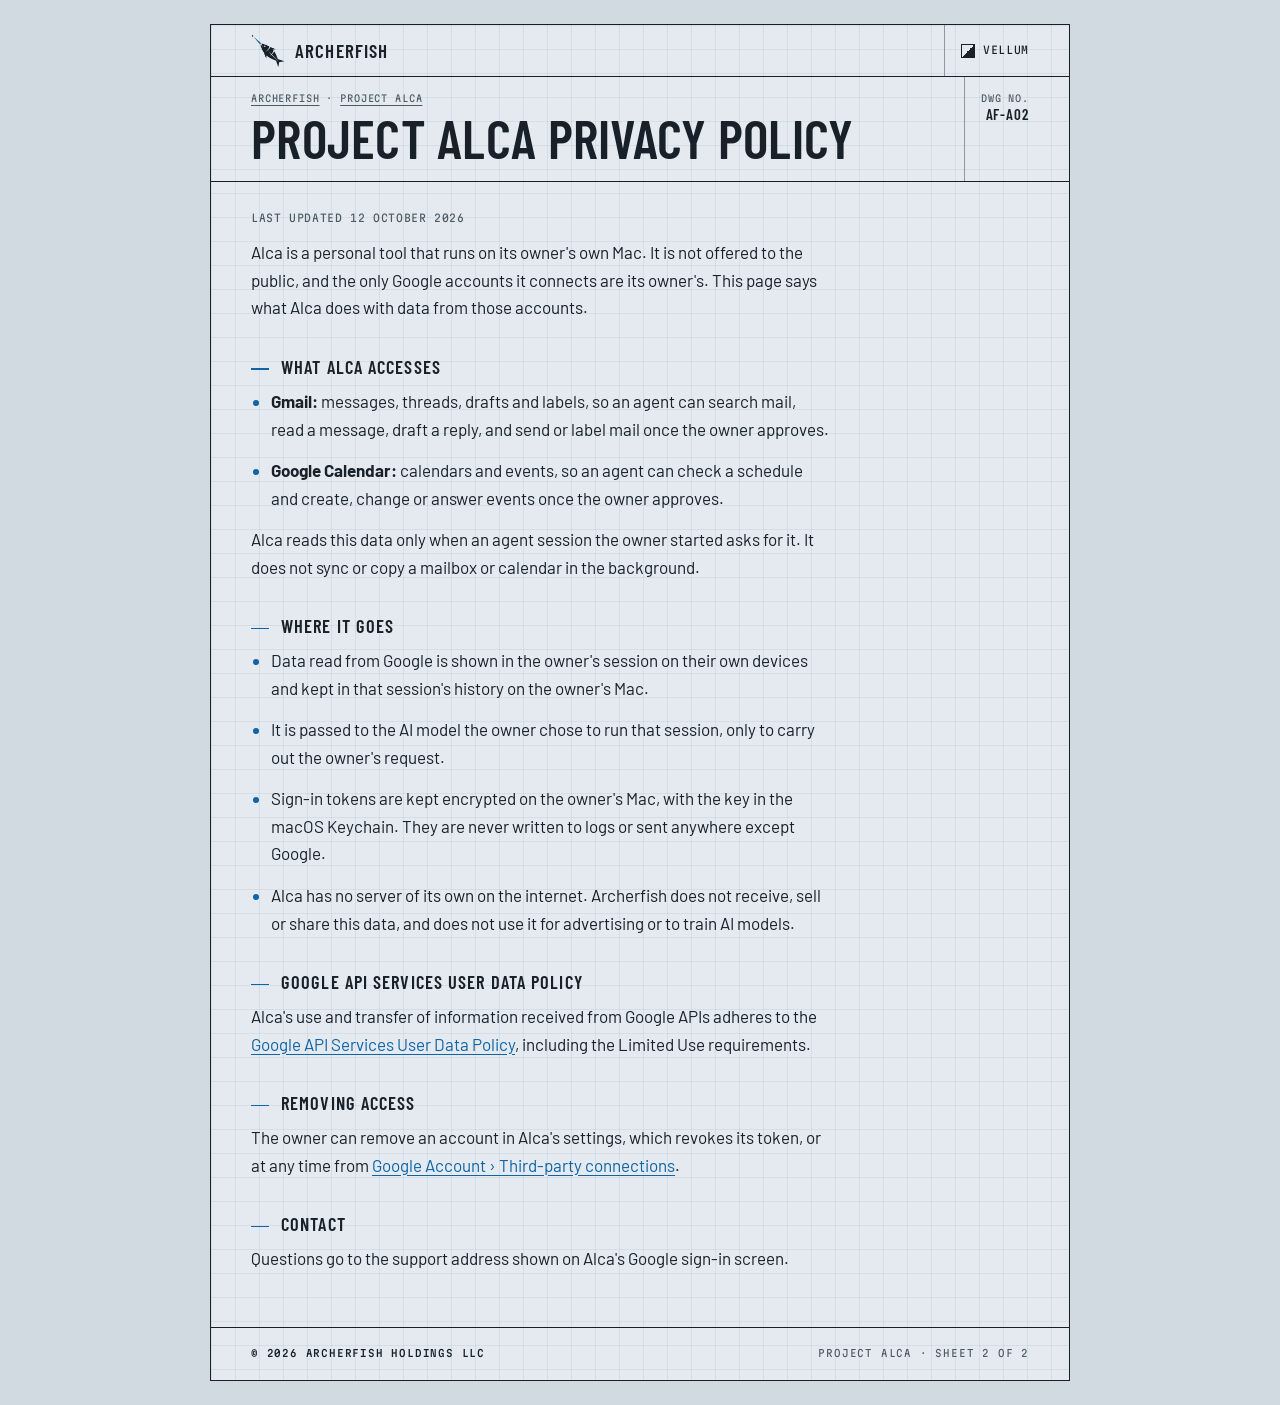
<file: alca/privacy/index.html>
<!doctype html>
<html lang="en">
<head>
<meta charset="utf-8">
<meta name="viewport" content="width=device-width,initial-scale=1,viewport-fit=cover">
<title>Project Alca privacy policy · Archerfish</title>
<meta name="description" content="How Alca handles data from the Google accounts its owner connects.">
<link rel="icon" type="image/png" href="../../assets/favicon.png">
<link rel="apple-touch-icon" href="../../assets/apple-touch-icon.png">
<link rel="preconnect" href="https://fonts.googleapis.com">
<link rel="preconnect" href="https://fonts.gstatic.com" crossorigin>
<link rel="stylesheet" href="https://fonts.googleapis.com/css2?family=Barlow+Condensed:wght@500;600&family=Barlow:wght@400;500;600&family=Martian+Mono:wdth,wght@75..112.5,400..500&display=swap">
<link rel="stylesheet" href="../../assets/doc.css">
<script>try{var t=localStorage.getItem('af-theme');if(t)document.documentElement.setAttribute('data-theme',t)}catch(e){}</script>
</head>
<body>
<div class="sheet">
  <header class="strip wrap">
    <a class="wordmark" href="/">
      <svg width="34" height="34" viewBox="0 0 256 256" aria-hidden="true">
        <mask id="logoInk"><image href="../../assets/logo-ink.png" width="256" height="256"/></mask>
        <mask id="logoJet"><image href="../../assets/logo-jet.png" width="256" height="256"/></mask>
        <rect width="256" height="256" fill="currentColor" mask="url(#logoInk)"/>
        <rect width="256" height="256" fill="var(--accent)" mask="url(#logoJet)"/>
      </svg>
      Archerfish
    </a>
    <button class="themebtn" type="button" id="theme" aria-label="Switch colour theme"><span class="sw" aria-hidden="true"></span><span id="theme-label">Theme</span></button>
  </header>

  <main>
    <div class="tb wrap">
      <div>
        <span class="crumbs"><a href="/">Archerfish</a> · <a href="/alca/">Project Alca</a></span>
        <h1>Project Alca privacy policy</h1>
      </div>
      <div class="no"><small>Dwg no.</small><strong>AF-A02</strong></div>
    </div>

    <div class="doc wrap">
      <p class="updated">Last updated 12 October 2026</p>

      <p>Alca is a personal tool that runs on its owner's own Mac. It is not offered to the public, and the only Google accounts it connects are its owner's. This page says what Alca does with data from those accounts.</p>

      <h2>What Alca accesses</h2>
      <ul>
        <li><strong>Gmail:</strong> messages, threads, drafts and labels, so an agent can search mail, read a message, draft a reply, and send or label mail once the owner approves.</li>
        <li><strong>Google Calendar:</strong> calendars and events, so an agent can check a schedule and create, change or answer events once the owner approves.</li>
      </ul>
      <p>Alca reads this data only when an agent session the owner started asks for it. It does not sync or copy a mailbox or calendar in the background.</p>

      <h2>Where it goes</h2>
      <ul>
        <li>Data read from Google is shown in the owner's session on their own devices and kept in that session's history on the owner's Mac.</li>
        <li>It is passed to the AI model the owner chose to run that session, only to carry out the owner's request.</li>
        <li>Sign-in tokens are kept encrypted on the owner's Mac, with the key in the macOS Keychain. They are never written to logs or sent anywhere except Google.</li>
        <li>Alca has no server of its own on the internet. Archerfish does not receive, sell or share this data, and does not use it for advertising or to train AI models.</li>
      </ul>

      <h2>Google API Services User Data Policy</h2>
      <p>Alca's use and transfer of information received from Google APIs adheres to the <a href="https://developers.google.com/terms/api-services-user-data-policy">Google API Services User Data Policy</a>, including the Limited Use requirements.</p>

      <h2>Removing access</h2>
      <p>The owner can remove an account in Alca's settings, which revokes its token, or at any time from <a href="https://myaccount.google.com/connections">Google Account › Third-party connections</a>.</p>

      <h2>Contact</h2>
      <p>Questions go to the support address shown on Alca's Google sign-in screen.</p>
    </div>
  </main>

  <footer>
    <div class="wrap">
      <span class="legal"><b>© 2026 Archerfish Holdings LLC</b></span>
      <span class="legal end">Project Alca · Sheet 2 of 2</span>
    </div>
  </footer>
</div>
<script>
(function(){
  var root = document.documentElement, label = document.getElementById('theme-label');
  function isDark(){ var t = root.getAttribute('data-theme'); return t ? t === 'dark' : matchMedia('(prefers-color-scheme: dark)').matches; }
  function paint(){ label.textContent = isDark() ? 'Blueprint' : 'Vellum'; }
  paint();
  try{ matchMedia('(prefers-color-scheme: dark)').addEventListener('change', paint); }catch(e){}
  document.getElementById('theme').addEventListener('click', function(){
    var next = isDark() ? 'light' : 'dark';
    root.setAttribute('data-theme', next); paint();
    try{ localStorage.setItem('af-theme', next); }catch(e){}
  });
})();
</script>
</body>
</html>
</file>
<file: assets/doc.css>
/* Archerfish document sheets (Project Alca pages). Same drafting tokens as the homepage. */
:root{
  color-scheme:light;
  --desk:#D2DAE1; --paper:#E4EAEF; --grid:rgba(38,72,104,.075);
  --ink:#18212A; --graphite:#4E5A65; --rule:#8B99A6; --rule-soft:#B7C3CD; --accent:#0F64A6;
  --display:"Barlow Condensed","Arial Narrow","Helvetica Neue",Arial,sans-serif;
  --sans:"Barlow","Helvetica Neue",Arial,sans-serif;
  --mono:"Martian Mono",ui-monospace,"SF Mono",Menlo,Consolas,monospace;
  --gutter:16px;
}
@media (prefers-color-scheme:dark){
  :root:not([data-theme="light"]){
    color-scheme:dark;
    --desk:#061B33; --paper:#0B2B4F; --grid:rgba(168,214,255,.075);
    --ink:#E3F2FB; --graphite:#9FBBD1; --rule:#5E87AC; --rule-soft:#2B5378; --accent:#8BE3FF;
  }
}
:root[data-theme="dark"]{
  color-scheme:dark;
  --desk:#061B33; --paper:#0B2B4F; --grid:rgba(168,214,255,.075);
  --ink:#E3F2FB; --graphite:#9FBBD1; --rule:#5E87AC; --rule-soft:#2B5378; --accent:#8BE3FF;
}
@media (min-width:760px){:root{--gutter:40px}}

*{box-sizing:border-box}
html,body{margin:0}
body{background:var(--desk);color:var(--ink);font:400 17px/1.62 var(--sans);-webkit-font-smoothing:antialiased}
a{color:var(--accent);text-underline-offset:3px}
:focus-visible{outline:2px dashed var(--accent);outline-offset:3px}

.sheet{
  max-width:860px; margin:0 auto; min-height:100vh;
  background-color:var(--paper);
  background-image:linear-gradient(var(--grid) 1px,transparent 1px),linear-gradient(90deg,var(--grid) 1px,transparent 1px);
  background-size:24px 24px;
  border-inline:1px solid var(--rule);
}
@media (min-width:900px){.sheet{min-height:0;margin:24px auto;border:1.5px solid var(--ink)}}
.wrap{
  padding-left:max(var(--gutter),env(safe-area-inset-left,0px));
  padding-right:max(var(--gutter),env(safe-area-inset-right,0px));
}

/* top strip */
.strip{display:flex;align-items:stretch;justify-content:space-between;border-bottom:1px solid var(--ink);min-height:52px}
.wordmark{display:flex;align-items:center;gap:10px;text-decoration:none;color:var(--ink);font:600 19px/1 var(--display);letter-spacing:.06em;text-transform:uppercase}
.wordmark svg{flex:none;display:block}
.themebtn{
  display:flex;align-items:center;gap:8px;min-height:44px;padding:0 0 0 16px;
  background:transparent;color:var(--ink);border:0;border-left:1px solid var(--rule);
  font:400 10.5px/1 var(--mono);font-stretch:87.5%;letter-spacing:.06em;text-transform:uppercase;cursor:pointer;
}
.themebtn .sw{width:14px;height:14px;border:1.5px solid currentColor;background:linear-gradient(135deg,var(--paper) 50%,var(--ink) 50%)}
.themebtn:hover{color:var(--accent)}

/* title block */
.tb{display:grid;grid-template-columns:minmax(0,1fr) auto;border-bottom:1.5px solid var(--ink)}
.tb > div{padding:14px 0 16px;min-width:0}
.tb .no{padding-left:16px;border-left:1px solid var(--rule);text-align:right}
.tb small,.crumbs{display:block;font:400 9.5px/1.5 var(--mono);font-stretch:87.5%;letter-spacing:.09em;text-transform:uppercase;color:var(--graphite)}
.crumbs a{color:inherit}
.tb strong{display:block;font:600 15px/1.3 var(--display);letter-spacing:.06em;text-transform:uppercase}
h1{margin:6px 0 0;font:600 clamp(2.2rem,6vw,3.4rem)/.98 var(--display);text-transform:uppercase;letter-spacing:.005em;text-wrap:balance}

/* body copy */
.doc{padding-block:28px 40px;max-width:66ch}
.doc p,.doc li{margin:0 0 14px}
.doc ul{margin:0 0 14px;padding-left:1.2em}
.doc li::marker{color:var(--accent)}
.doc h2{
  display:flex;align-items:baseline;gap:12px;margin:34px 0 10px;
  font:600 1.15rem/1.2 var(--display);letter-spacing:.06em;text-transform:uppercase;
}
.doc h2::before{content:"";flex:none;width:18px;height:1.5px;background:var(--accent);transform:translateY(-4px)}
.updated{font:400 10.5px/1.5 var(--mono);font-stretch:87.5%;letter-spacing:.06em;text-transform:uppercase;color:var(--graphite)}
.lead{font-size:1.125rem}
.links{display:flex;flex-wrap:wrap;gap:12px;margin-top:24px}
.btn{
  display:inline-flex;align-items:center;gap:12px;min-height:46px;padding:0 20px;
  border:1.5px solid var(--accent);color:var(--accent);text-decoration:none;
  font:600 .95rem/1 var(--display);letter-spacing:.1em;text-transform:uppercase;
}
.btn::after{content:"";width:16px;height:1.5px;background:currentColor}
.btn:hover{background:var(--accent);color:var(--paper)}

footer{border-top:1.5px solid var(--ink)}
footer .wrap{display:flex;flex-wrap:wrap;gap:6px 24px;align-items:center;min-height:52px;padding-block:12px}
.legal{font:400 10px/1.5 var(--mono);font-stretch:87.5%;letter-spacing:.08em;text-transform:uppercase;color:var(--graphite)}
.legal b{font-weight:500;color:var(--ink)}
.legal.end{margin-left:auto}

@media (prefers-reduced-motion:reduce){*{transition:none!important}}
</file>
